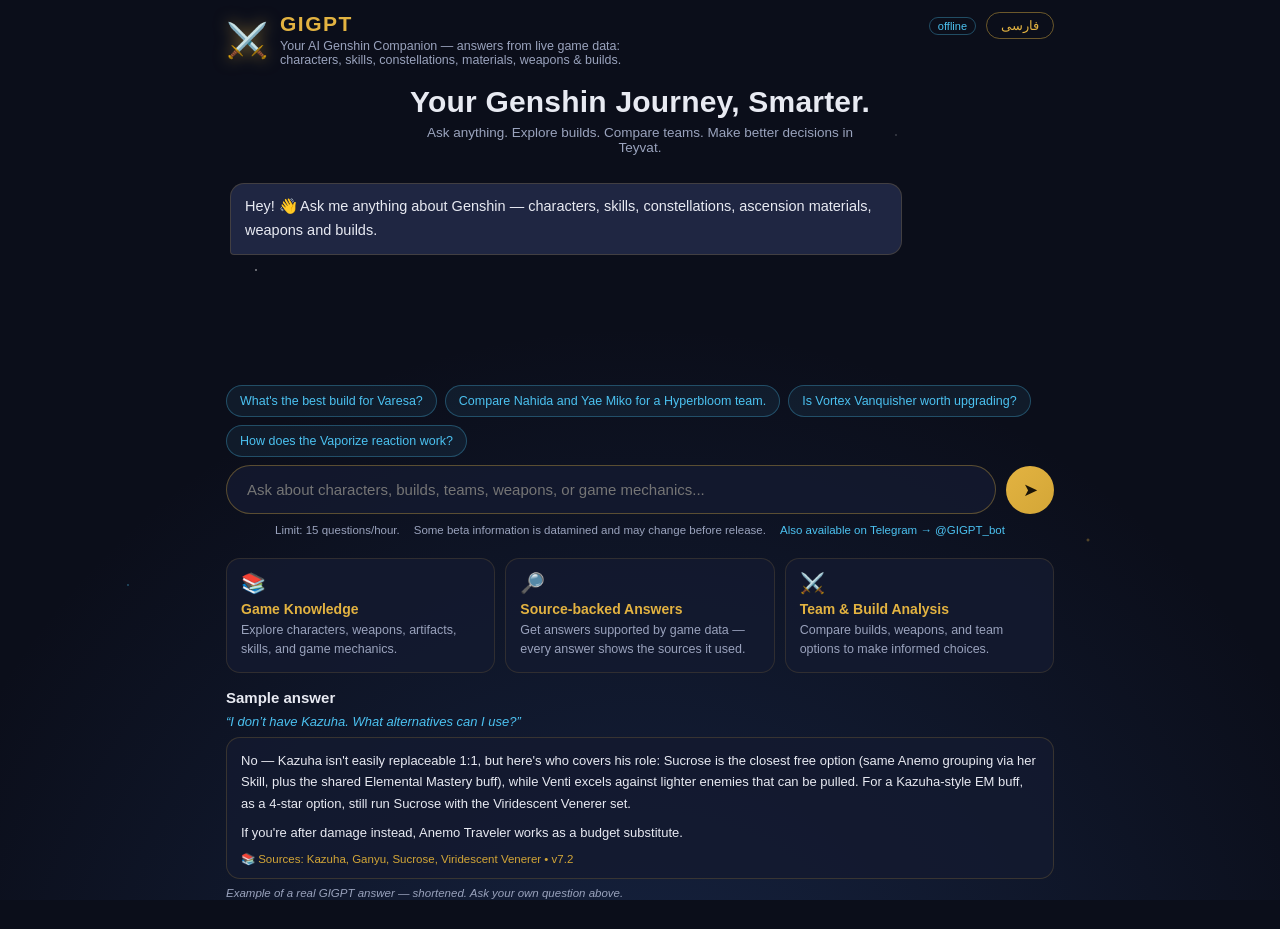
<file: docs/index.html>
<!DOCTYPE html>
<html lang="en">
<head>
<meta charset="utf-8">
<meta name="viewport" content="width=device-width, initial-scale=1">
<meta name="description" content="GIGPT — your AI Genshin Impact companion. Answers from live game data: characters, skills, constellations, materials, weapons, artifacts and builds. Also on Telegram @GIGPT_bot.">
<title>GIGPT — Your AI Genshin Companion</title>
<link rel="canonical" href="https://borzou.site/genshin/">
<link rel="icon" href="data:image/svg+xml,<svg xmlns=%22http://www.w3.org/2000/svg%22 viewBox=%220 0 100 100%22><text y=%22.9em%22 font-size=%2290%22>⚔️</text></svg>">
<link rel="stylesheet" href="styles.css?v=3">
</head>
<body>
<div class="stars" aria-hidden="true"></div>
<main class="shell">
  <header class="topbar">
    <div class="brand">
      <span class="logo">⚔️</span>
      <div class="titles">
        <h1 data-i18n="title">GIGPT</h1>
        <p class="sub" data-i18n="subtitle">Your AI Genshin Companion — answers from live game data: characters, skills, constellations, materials, weapons &amp; builds.</p>
      </div>
    </div>
    <div class="topbar-actions">
      <span class="ver" id="ver" title="data version">v…</span>
      <button id="langBtn" class="ghost-btn" type="button" aria-label="Switch language">فارسی</button>
    </div>
  </header>

  <section class="hero">
    <h2 class="headline" data-i18n="headline">Your Genshin Journey, Smarter.</h2>
    <p class="tagline" data-i18n="tagline">Ask anything. Explore builds. Compare teams. Make better decisions in Teyvat.</p>
  </section>

  <section class="chat" id="chat" aria-live="polite"></section>

  <footer class="composer">
    <div class="suggestions" id="suggestions" role="group" data-i18n-aria="suggestionsGroup"></div>
    <form id="askForm" autocomplete="off">
      <label class="sr-only" for="q" data-i18n="inputLabel">Ask a Genshin question</label>
      <textarea id="q" rows="1" maxlength="300" data-i18n-ph="placeholder"
             placeholder="Ask about characters, builds, teams, weapons, or game mechanics..."
             aria-describedby="limitNote"></textarea>
      <button id="sendBtn" type="submit" data-i18n-aria="send" aria-label="Send">➤</button>
    </form>
    <p class="footnote" id="limitNote">
      <span data-i18n="limit">Limit: 15 questions/hour.</span>
      <span data-i18n="beta">Some beta information is datamined and may change before release.</span>
      <a href="https://t.me/GIGPT_bot" target="_blank" rel="noopener" data-i18n="tgLink">Also available on Telegram → @GIGPT_bot</a>
    </p>
  </footer>

  <section class="features" aria-labelledby="featuresH">
    <h2 class="visually-hidden" id="featuresH" data-i18n="featuresH">What GIGPT does</h2>
    <div class="feature-grid">
      <div class="feature">
        <div class="f-ico" aria-hidden="true">📚</div>
        <h3 data-i18n="f1h">Game Knowledge</h3>
        <p data-i18n="f1p">Explore characters, weapons, artifacts, skills, and game mechanics.</p>
      </div>
      <div class="feature">
        <div class="f-ico" aria-hidden="true">🔎</div>
        <h3 data-i18n="f2h">Source-backed Answers</h3>
        <p data-i18n="f2p">Get answers supported by game data — every answer shows the sources it used.</p>
      </div>
      <div class="feature">
        <div class="f-ico" aria-hidden="true">⚔️</div>
        <h3 data-i18n="f3h">Team &amp; Build Analysis</h3>
        <p data-i18n="f3p">Compare builds, weapons, and team options to make informed choices.</p>
      </div>
    </div>
  </section>

  <section class="sample" aria-labelledby="sampleH">
    <h2 id="sampleH" data-i18n="sampleH">Sample answer</h2>
    <p class="sample-q" data-i18n="sampleQ">“I don’t have Kazuha. What alternatives can I use?”</p>
    <div class="sample-a">
      <p data-i18n="sampleA1">No — Kazuha isn't easily replaceable 1:1, but here's who covers his role: Sucrose is the closest free option (same Anemo grouping via her Skill, plus the shared Elemental Mastery buff), while Venti excels against lighter enemies that can be pulled. For a Kazuha-style EM buff, as a 4-star option, still run Sucrose with the Viridescent Venerer set.</p>
      <p data-i18n="sampleA2">If you're after damage instead, Anemo Traveler works as a budget substitute.</p>
      <span class="srcs">📚 <span data-i18n="sources">Sources</span>: Kazuha, Ganyu, Sucrose, Viridescent Venerer • v7.2</span>
    </div>
    <p class="sample-note" data-i18n="sampleNote">Example of a real GIGPT answer — shortened. Ask your own question above.</p>
  </section>
</main>
<script src="app.js?v=3"></script>
</body>
</html>
</file>
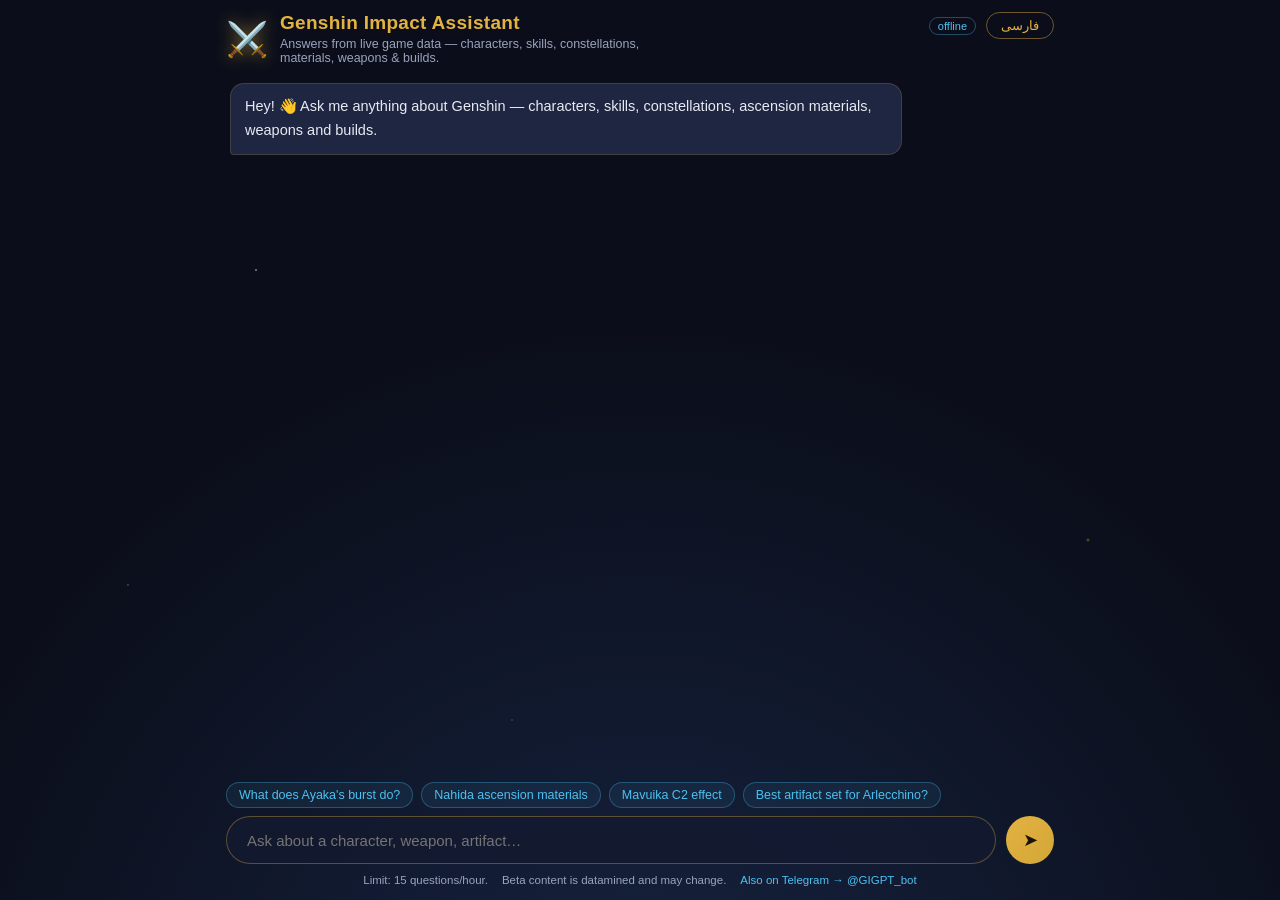
<file: webapp/static/index.html>
<!DOCTYPE html>
<html lang="en">
<head>
<meta charset="utf-8">
<meta name="viewport" content="width=device-width, initial-scale=1">
<meta name="description" content="Genshin Impact AI assistant — answers from live game data: characters, skills, constellations, materials, weapons, artifacts and builds.">
<title>Genshin Impact Assistant</title>
<link rel="canonical" href="https://borzou.site/genshin/">
<link rel="stylesheet" href="styles.css?v=2">
</head>
<body>
<div class="stars" aria-hidden="true"></div>
<main class="shell">
  <header class="topbar">
    <div class="brand">
      <span class="logo">⚔️</span>
      <div class="titles">
        <h1 data-i18n="title">Genshin Impact Assistant</h1>
        <p class="sub" data-i18n="subtitle">Answers from live game data — characters, skills, constellations, materials, weapons &amp; builds.</p>
      </div>
    </div>
    <div class="topbar-actions">
      <span class="ver" id="ver" title="data version">v…</span>
      <button id="langBtn" class="ghost-btn" type="button">فارسی</button>
    </div>
  </header>

  <section class="chat" id="chat" aria-live="polite"></section>

  <footer class="composer">
    <div class="suggestions" id="suggestions"></div>
    <form id="askForm" autocomplete="off">
      <input id="q" type="text" maxlength="300" data-i18n-ph="placeholder"
             placeholder="Ask about a character, weapon, artifact…">
      <button id="sendBtn" type="submit" aria-label="Send">➤</button>
    </form>
    <p class="footnote">
      <span data-i18n="limit">Limit: 15 questions/hour.</span>
      <span data-i18n="beta">Beta content is datamined and may change.</span>
      <a href="https://t.me/GIGPT_bot" target="_blank" rel="noopener" data-i18n="tgLink">Also on Telegram → @GIGPT_bot</a>
    </p>
  </footer>
</main>
<script src="app.js?v=2"></script>
</body>
</html>
</file>
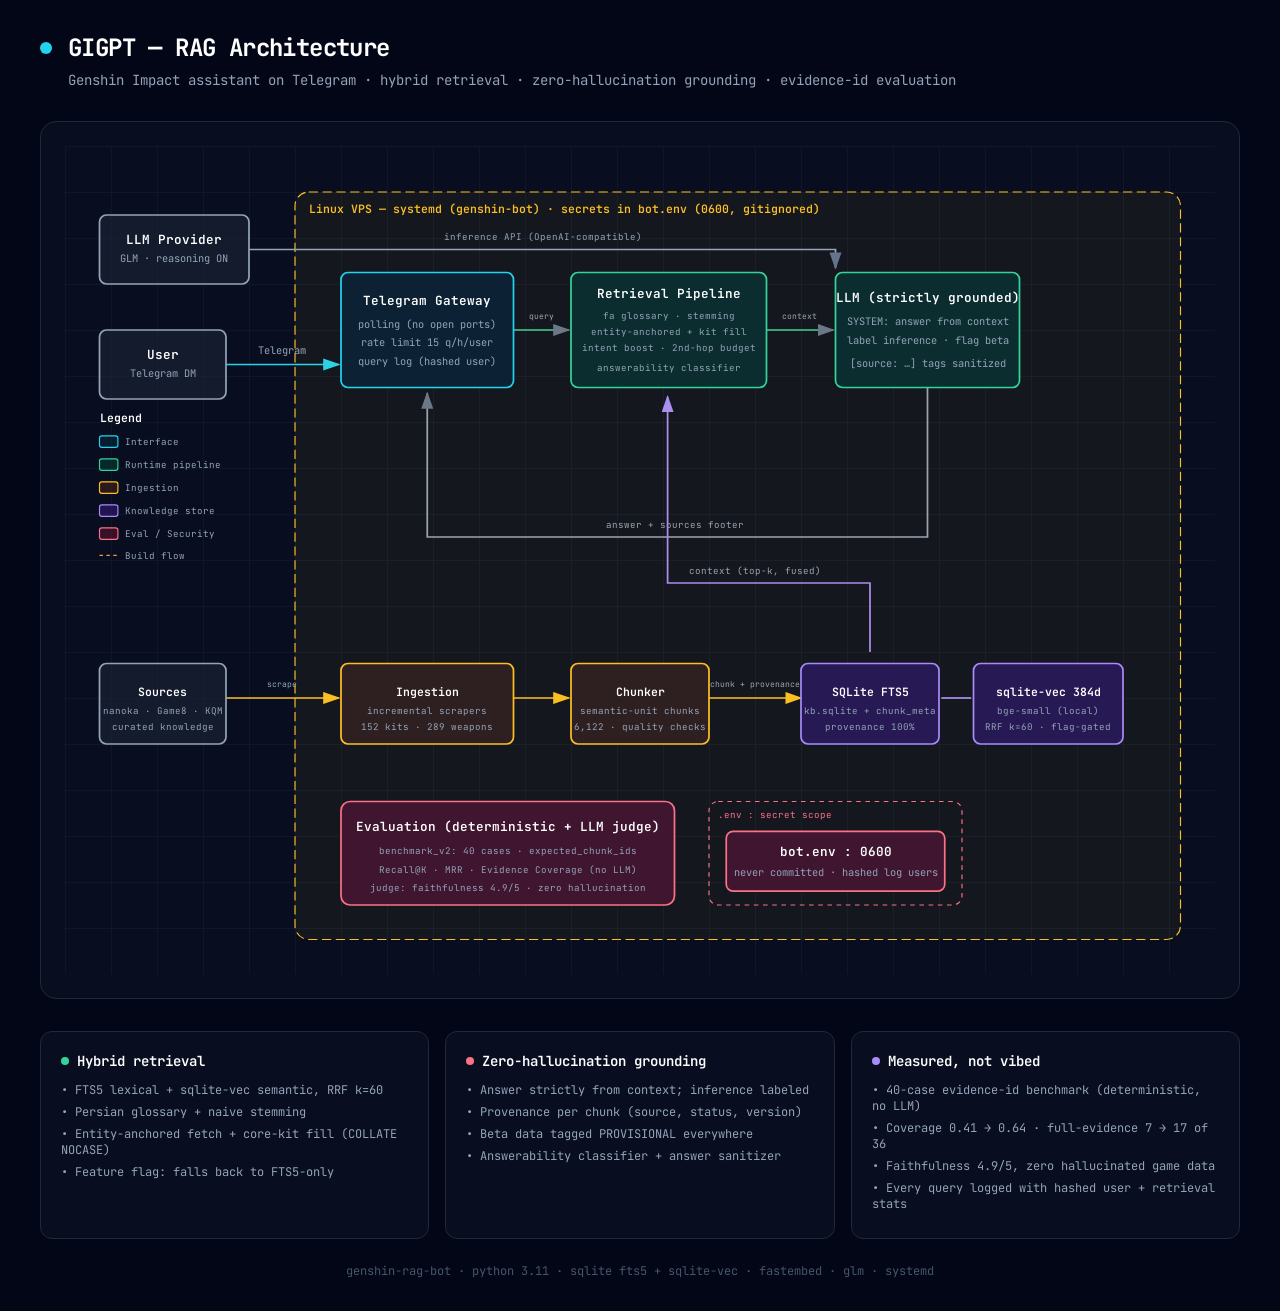
<file: docs/architecture.html>
<!DOCTYPE html>
<html lang="en">
<head>
  <meta charset="UTF-8">
  <meta name="viewport" content="width=device-width, initial-scale=1.0">
  <title>GIGPT — RAG Architecture</title>
  <link href="https://fonts.googleapis.com/css2?family=JetBrains+Mono:wght@400;500;600;700&display=swap" rel="stylesheet">
  <style>
    * { margin: 0; padding: 0; box-sizing: border-box; }
    body { font-family: 'JetBrains Mono', monospace; background: #020617; min-height: 100vh; padding: 2rem; color: white; }
    .container { max-width: 1200px; margin: 0 auto; }
    .header { margin-bottom: 2rem; }
    .header-row { display: flex; align-items: center; gap: 1rem; margin-bottom: 0.5rem; }
    .pulse-dot { width: 12px; height: 12px; background: #22d3ee; border-radius: 50%; animation: pulse 2s infinite; }
    @keyframes pulse { 0%, 100% { opacity: 1; } 50% { opacity: 0.5; } }
    h1 { font-size: 1.5rem; font-weight: 700; letter-spacing: -0.025em; }
    .subtitle { color: #94a3b8; font-size: 0.875rem; margin-left: 1.75rem; }
    .diagram-container { background: rgba(15, 23, 42, 0.5); border-radius: 1rem; border: 1px solid #1e293b; padding: 1.5rem; overflow-x: auto; }
    svg { width: 100%; min-width: 900px; display: block; }
    .cards { display: grid; grid-template-columns: repeat(auto-fit, minmax(280px, 1fr)); gap: 1rem; margin-top: 2rem; }
    .card { background: rgba(15, 23, 42, 0.5); border-radius: 0.75rem; border: 1px solid #1e293b; padding: 1.25rem; }
    .card-header { display: flex; align-items: center; gap: 0.5rem; margin-bottom: 0.75rem; }
    .card-dot { width: 8px; height: 8px; border-radius: 50%; }
    .card-dot.cyan { background: #22d3ee; }
    .card-dot.emerald { background: #34d399; }
    .card-dot.violet { background: #a78bfa; }
    .card-dot.amber { background: #fbbf24; }
    .card-dot.rose { background: #fb7185; }
    .card h3 { font-size: 0.875rem; font-weight: 600; }
    .card ul { list-style: none; color: #94a3b8; font-size: 0.75rem; }
    .card li { margin-bottom: 0.375rem; }
    .footer { text-align: center; margin-top: 1.5rem; color: #475569; font-size: 0.75rem; }
  </style>
</head>
<body>
  <div class="container">
    <div class="header">
      <div class="header-row">
        <div class="pulse-dot"></div>
        <h1>GIGPT — RAG Architecture</h1>
      </div>
      <p class="subtitle">Genshin Impact assistant on Telegram · hybrid retrieval · zero-hallucination grounding · evidence-id evaluation</p>
    </div>

    <div class="diagram-container">
      <svg viewBox="0 0 1000 720" xmlns="http://www.w3.org/2000/svg">
        <defs>
          <marker id="arrowhead" markerWidth="10" markerHeight="7" refX="9" refY="3.5" orient="auto">
            <polygon points="0 0, 10 3.5, 0 7" fill="#64748b" />
          </marker>
          <marker id="arrowhead-cyan" markerWidth="10" markerHeight="7" refX="9" refY="3.5" orient="auto">
            <polygon points="0 0, 10 3.5, 0 7" fill="#22d3ee" />
          </marker>
          <marker id="arrowhead-amber" markerWidth="10" markerHeight="7" refX="9" refY="3.5" orient="auto">
            <polygon points="0 0, 10 3.5, 0 7" fill="#fbbf24" />
          </marker>
          <marker id="arrowhead-orange" markerWidth="10" markerHeight="7" refX="9" refY="3.5" orient="auto">
            <polygon points="0 0, 10 3.5, 0 7" fill="#fb923c" />
          </marker>
          <marker id="arrowhead-violet" markerWidth="10" markerHeight="7" refX="9" refY="3.5" orient="auto">
            <polygon points="0 0, 10 3.5, 0 7" fill="#a78bfa" />
          </marker>
          <pattern id="grid" width="40" height="40" patternUnits="userSpaceOnUse">
            <path d="M 40 0 L 0 0 0 40" fill="none" stroke="#1e293b" stroke-width="0.5"/>
          </pattern>
        </defs>

        <rect width="100%" height="100%" fill="url(#grid)" />

        <!-- ================= ARROWS (behind boxes) ================= -->
        <!-- User -> Telegram Gateway -->
        <line x1="140" y1="190" x2="238" y2="190" stroke="#22d3ee" stroke-width="1.5" marker-end="url(#arrowhead-cyan)"/>
        <text x="189" y="181" fill="#94a3b8" font-size="9" text-anchor="middle">Telegram</text>

        <!-- Gateway -> Retrieval pipeline -->
        <line x1="390" y1="160" x2="438" y2="160" stroke="#34d399" stroke-width="1.5" marker-end="url(#arrowhead)"/>
        <text x="414" y="150" fill="#94a3b8" font-size="7" text-anchor="middle">query</text>

        <!-- Retrieval -> LLM -->
        <line x1="610" y1="160" x2="668" y2="160" stroke="#34d399" stroke-width="1.5" marker-end="url(#arrowhead)"/>
        <text x="639" y="150" fill="#94a3b8" font-size="7" text-anchor="middle">context</text>

        <!-- LLM -> answer: routed back to the gateway (reply path) -->
        <path d="M 750 210 L 750 340 L 315 340 L 315 215" fill="none" stroke="#94a3b8" stroke-width="1.5" marker-end="url(#arrowhead)"/>
        <text x="530" y="332" fill="#94a3b8" font-size="8" text-anchor="middle">answer + sources footer</text>

        <!-- KB build flow: sources -> ingest -> chunker -> KB -->
        <line x1="140" y1="480" x2="238" y2="480" stroke="#fbbf24" stroke-width="1.5" marker-end="url(#arrowhead-amber)"/>
        <line x1="390" y1="480" x2="438" y2="480" stroke="#fbbf24" stroke-width="1.5" marker-end="url(#arrowhead-amber)"/>
        <line x1="560" y1="480" x2="640" y2="480" stroke="#fbbf24" stroke-width="1.5" marker-end="url(#arrowhead-amber)"/>
        <text x="189" y="470" fill="#94a3b8" font-size="7" text-anchor="middle">scrape</text>
        <text x="300" y="470" fill="#94a3b8" font-size="7" text-anchor="middle">raw JSON/HTML</text>
        <text x="600" y="470" fill="#94a3b8" font-size="7" text-anchor="middle">chunk + provenance</text>

        <!-- KB -> Retrieval (context feeds retrieval) -->
        <path d="M 700 440 L 700 380 L 524 380 L 524 218" fill="none" stroke="#a78bfa" stroke-width="1.5" marker-end="url(#arrowhead-violet)"/>
        <text x="600" y="372" fill="#94a3b8" font-size="8" text-anchor="middle">context (top-k, fused)</text>

        <!-- FTS5 <-> vec index link -->
        <line x1="762" y1="480" x2="788" y2="480" stroke="#a78bfa" stroke-width="1.5"/>

        <!-- ================= VPS BOUNDARY ================= -->
        <rect x="200" y="40" width="770" height="650" rx="12" fill="rgba(251, 191, 36, 0.05)" stroke="#fbbf24" stroke-width="1" stroke-dasharray="8,4"/>
        <text x="212" y="58" fill="#fbbf24" font-size="10" font-weight="600">Linux VPS — systemd (genshin-bot) · secrets in bot.env (0600, gitignored)</text>

        <!-- ================= EXTERNAL ================= -->
        <rect x="30" y="60" width="130" height="60" rx="6" fill="rgba(30, 41, 59, 0.5)" stroke="#94a3b8" stroke-width="1.5"/>
        <text x="95" y="85" fill="white" font-size="11" font-weight="600" text-anchor="middle">LLM Provider</text>
        <text x="95" y="101" fill="#94a3b8" font-size="9" text-anchor="middle">GLM · reasoning ON</text>

        <rect x="30" y="160" width="110" height="60" rx="6" fill="rgba(30, 41, 59, 0.5)" stroke="#94a3b8" stroke-width="1.5"/>
        <text x="85" y="185" fill="white" font-size="11" font-weight="600" text-anchor="middle">User</text>
        <text x="85" y="201" fill="#94a3b8" font-size="9" text-anchor="middle">Telegram DM</text>

        <!-- LLM Provider -> LLM box -->
        <path d="M 160 90 L 670 90 L 670 106" fill="none" stroke="#94a3b8" stroke-width="1.5" marker-end="url(#arrowhead)"/>
        <text x="416" y="82" fill="#94a3b8" font-size="8" text-anchor="middle">inference API (OpenAI-compatible)</text>

        <!-- ================= PIPELINE ================= -->
        <!-- Telegram Gateway -->
        <rect x="240" y="110" width="150" height="100" rx="6" fill="#0f172a"/>
        <rect x="240" y="110" width="150" height="100" rx="6" fill="rgba(8, 51, 68, 0.4)" stroke="#22d3ee" stroke-width="1.5"/>
        <text x="315" y="138" fill="white" font-size="11" font-weight="600" text-anchor="middle">Telegram Gateway</text>
        <text x="315" y="158" fill="#94a3b8" font-size="9" text-anchor="middle">polling (no open ports)</text>
        <text x="315" y="174" fill="#94a3b8" font-size="9" text-anchor="middle">rate limit 15 q/h/user</text>
        <text x="315" y="190" fill="#94a3b8" font-size="9" text-anchor="middle">query log (hashed user)</text>

        <!-- Retrieval Pipeline -->
        <rect x="440" y="110" width="170" height="100" rx="6" fill="#0f172a"/>
        <rect x="440" y="110" width="170" height="100" rx="6" fill="rgba(6, 78, 59, 0.4)" stroke="#34d399" stroke-width="1.5"/>
        <text x="525" y="132" fill="white" font-size="11" font-weight="600" text-anchor="middle">Retrieval Pipeline</text>
        <text x="525" y="150" fill="#94a3b8" font-size="8" text-anchor="middle">fa glossary · stemming</text>
        <text x="525" y="164" fill="#94a3b8" font-size="8" text-anchor="middle">entity-anchored + kit fill</text>
        <text x="525" y="178" fill="#94a3b8" font-size="8" text-anchor="middle">intent boost · 2nd-hop budget</text>
        <text x="525" y="196" fill="#94a3b8" font-size="8" text-anchor="middle">answerability classifier</text>

        <!-- LLM -->
        <rect x="670" y="110" width="160" height="100" rx="6" fill="#0f172a"/>
        <rect x="670" y="110" width="160" height="100" rx="6" fill="rgba(6, 78, 59, 0.4)" stroke="#34d399" stroke-width="1.5"/>
        <text x="750" y="136" fill="white" font-size="11" font-weight="600" text-anchor="middle">LLM (strictly grounded)</text>
        <text x="750" y="156" fill="#94a3b8" font-size="9" text-anchor="middle">SYSTEM: answer from context</text>
        <text x="750" y="172" fill="#94a3b8" font-size="9" text-anchor="middle">label inference · flag beta</text>
        <text x="750" y="192" fill="#94a3b8" font-size="9" text-anchor="middle">[source: …] tags sanitized</text>

        <!-- ================= KB BUILD FLOW ================= -->
        <rect x="30" y="450" width="110" height="70" rx="6" fill="rgba(30, 41, 59, 0.5)" stroke="#94a3b8" stroke-width="1.5"/>
        <text x="85" y="478" fill="white" font-size="10" font-weight="600" text-anchor="middle">Sources</text>
        <text x="85" y="494" fill="#94a3b8" font-size="8" text-anchor="middle">nanoka · Game8 · KQM</text>
        <text x="85" y="508" fill="#94a3b8" font-size="8" text-anchor="middle">curated knowledge</text>

        <rect x="240" y="450" width="150" height="70" rx="6" fill="#0f172a"/>
        <rect x="240" y="450" width="150" height="70" rx="6" fill="rgba(120, 53, 15, 0.3)" stroke="#fbbf24" stroke-width="1.5"/>
        <text x="315" y="478" fill="white" font-size="10" font-weight="600" text-anchor="middle">Ingestion</text>
        <text x="315" y="494" fill="#94a3b8" font-size="8" text-anchor="middle">incremental scrapers</text>
        <text x="315" y="508" fill="#94a3b8" font-size="8" text-anchor="middle">152 kits · 289 weapons</text>

        <rect x="440" y="450" width="120" height="70" rx="6" fill="#0f172a"/>
        <rect x="440" y="450" width="120" height="70" rx="6" fill="rgba(120, 53, 15, 0.3)" stroke="#fbbf24" stroke-width="1.5"/>
        <text x="500" y="478" fill="white" font-size="10" font-weight="600" text-anchor="middle">Chunker</text>
        <text x="500" y="494" fill="#94a3b8" font-size="8" text-anchor="middle">semantic-unit chunks</text>
        <text x="500" y="508" fill="#94a3b8" font-size="8" text-anchor="middle">6,122 · quality checks</text>

        <!-- Knowledge base -->
        <rect x="640" y="450" width="120" height="70" rx="6" fill="#0f172a"/>
        <rect x="640" y="450" width="120" height="70" rx="6" fill="rgba(76, 29, 149, 0.4)" stroke="#a78bfa" stroke-width="1.5"/>
        <text x="700" y="478" fill="white" font-size="10" font-weight="600" text-anchor="middle">SQLite FTS5</text>
        <text x="700" y="494" fill="#94a3b8" font-size="8" text-anchor="middle">kb.sqlite + chunk_meta</text>
        <text x="700" y="508" fill="#94a3b8" font-size="8" text-anchor="middle">provenance 100%</text>

        <!-- Vector index -->
        <rect x="790" y="450" width="130" height="70" rx="6" fill="#0f172a"/>
        <rect x="790" y="450" width="130" height="70" rx="6" fill="rgba(76, 29, 149, 0.4)" stroke="#a78bfa" stroke-width="1.5"/>
        <text x="855" y="478" fill="white" font-size="10" font-weight="600" text-anchor="middle">sqlite-vec 384d</text>
        <text x="855" y="494" fill="#94a3b8" font-size="8" text-anchor="middle">bge-small (local)</text>
        <text x="855" y="508" fill="#94a3b8" font-size="8" text-anchor="middle">RRF k=60 · flag-gated</text>

        <!-- ================= EVAL ================= -->
        <rect x="240" y="570" width="290" height="90" rx="8" fill="#0f172a"/>
        <rect x="240" y="570" width="290" height="90" rx="8" fill="rgba(136, 19, 55, 0.4)" stroke="#fb7185" stroke-width="1.5"/>
        <text x="385" y="596" fill="white" font-size="11" font-weight="600" text-anchor="middle">Evaluation (deterministic + LLM judge)</text>
        <text x="385" y="616" fill="#94a3b8" font-size="8" text-anchor="middle">benchmark_v2: 40 cases · expected_chunk_ids</text>
        <text x="385" y="632" fill="#94a3b8" font-size="8" text-anchor="middle">Recall@K · MRR · Evidence Coverage (no LLM)</text>
        <text x="385" y="648" fill="#94a3b8" font-size="8" text-anchor="middle">judge: faithfulness 4.9/5 · zero hallucination</text>

        <!-- ================= SECURITY ================= -->
        <rect x="560" y="570" width="220" height="90" rx="8" fill="transparent" stroke="#fb7185" stroke-width="1" stroke-dasharray="4,4"/>
        <text x="568" y="584" fill="#fb7185" font-size="8">.env : secret scope</text>
        <rect x="575" y="596" width="190" height="52" rx="6" fill="#0f172a"/>
        <rect x="575" y="596" width="190" height="52" rx="6" fill="rgba(136, 19, 55, 0.4)" stroke="#fb7185" stroke-width="1.5"/>
        <text x="670" y="617" fill="white" font-size="11" font-weight="600" text-anchor="middle">bot.env : 0600</text>
        <text x="670" y="635" fill="#94a3b8" font-size="9" text-anchor="middle">never committed · hashed log users</text>

        <!-- ================= LEGEND ================= -->
        <text x="30" y="240" fill="white" font-size="10" font-weight="600">Legend</text>
        <rect x="30" y="252" width="16" height="10" rx="2" fill="rgba(8, 51, 68, 0.4)" stroke="#22d3ee" stroke-width="1"/>
        <text x="52" y="260" fill="#94a3b8" font-size="8">Interface</text>
        <rect x="30" y="272" width="16" height="10" rx="2" fill="rgba(6, 78, 59, 0.4)" stroke="#34d399" stroke-width="1"/>
        <text x="52" y="280" fill="#94a3b8" font-size="8">Runtime pipeline</text>
        <rect x="30" y="292" width="16" height="10" rx="2" fill="rgba(120, 53, 15, 0.3)" stroke="#fbbf24" stroke-width="1"/>
        <text x="52" y="300" fill="#94a3b8" font-size="8">Ingestion</text>
        <rect x="30" y="312" width="16" height="10" rx="2" fill="rgba(76, 29, 149, 0.4)" stroke="#a78bfa" stroke-width="1"/>
        <text x="52" y="320" fill="#94a3b8" font-size="8">Knowledge store</text>
        <rect x="30" y="332" width="16" height="10" rx="2" fill="rgba(136, 19, 55, 0.4)" stroke="#fb7185" stroke-width="1"/>
        <text x="52" y="340" fill="#94a3b8" font-size="8">Eval / Security</text>
        <line x1="30" y1="356" x2="46" y2="356" stroke="#fb923c" stroke-width="1" stroke-dasharray="3,3"/>
        <text x="52" y="359" fill="#94a3b8" font-size="8">Build flow</text>
      </svg>
    </div>

    <div class="cards">
      <div class="card">
        <div class="card-header">
          <div class="card-dot emerald"></div>
          <h3>Hybrid retrieval</h3>
        </div>
        <ul>
          <li>• FTS5 lexical + sqlite-vec semantic, RRF k=60</li>
          <li>• Persian glossary + naive stemming</li>
          <li>• Entity-anchored fetch + core-kit fill (COLLATE NOCASE)</li>
          <li>• Feature flag: falls back to FTS5-only</li>
        </ul>
      </div>
      <div class="card">
        <div class="card-header">
          <div class="card-dot rose"></div>
          <h3>Zero-hallucination grounding</h3>
        </div>
        <ul>
          <li>• Answer strictly from context; inference labeled</li>
          <li>• Provenance per chunk (source, status, version)</li>
          <li>• Beta data tagged PROVISIONAL everywhere</li>
          <li>• Answerability classifier + answer sanitizer</li>
        </ul>
      </div>
      <div class="card">
        <div class="card-header">
          <div class="card-dot violet"></div>
          <h3>Measured, not vibed</h3>
        </div>
        <ul>
          <li>• 40-case evidence-id benchmark (deterministic, no LLM)</li>
          <li>• Coverage 0.41 → 0.64 · full-evidence 7 → 17 of 36</li>
          <li>• Faithfulness 4.9/5, zero hallucinated game data</li>
          <li>• Every query logged with hashed user + retrieval stats</li>
        </ul>
      </div>
    </div>

    <p class="footer">genshin-rag-bot · python 3.11 · sqlite fts5 + sqlite-vec · fastembed · glm · systemd</p>
  </div>
</body>
</html>
</file>
<file: docs/styles.css>
/* Genshin RAG chat — dark celestial theme */
:root {
  --bg: #0b0e1a;
  --panel: rgba(20, 26, 48, 0.82);
  --panel-solid: #141a30;
  --gold: #e3b341;
  --gold-soft: #d3a637;
  --cyan: #4cc2f1;
  --text: #e8eaf2;
  --muted: #9aa3bd;
  --user-bubble: linear-gradient(135deg, #2b4c8c, #1f3a6e);
  --bot-bubble: rgba(34, 42, 72, 0.9);
  --radius: 14px;
}
* { box-sizing: border-box; }
html, body { height: 100%; }
body {
  margin: 0;
  font-family: "Segoe UI", Vazirmatn, Tahoma, -apple-system, sans-serif;
  background: var(--bg);
  color: var(--text);
}
.stars {
  position: fixed; inset: 0; z-index: 0; pointer-events: none;
  background:
    radial-gradient(1.5px 1.5px at 20% 30%, rgba(255,255,255,.7), transparent),
    radial-gradient(1px 1px at 70% 15%, rgba(255,255,255,.5), transparent),
    radial-gradient(2px 2px at 85% 60%, rgba(227,179,65,.5), transparent),
    radial-gradient(1px 1px at 40% 80%, rgba(255,255,255,.4), transparent),
    radial-gradient(1.5px 1.5px at 10% 65%, rgba(76,194,241,.5), transparent),
    radial-gradient(circle at 50% 120%, rgba(43,76,140,.35), transparent 60%),
    var(--bg);
}
.shell {
  position: relative; z-index: 1;
  display: flex; flex-direction: column;
  min-height: 100dvh; max-width: 860px; margin: 0 auto;
  padding: 12px 16px;
}
.topbar { display: flex; justify-content: space-between; align-items: flex-start; gap: 12px; }
.brand { display: flex; gap: 12px; align-items: center; }
.logo { font-size: 34px; filter: drop-shadow(0 0 8px rgba(227,179,65,.6)); }
.titles h1 { margin: 0; font-size: 21px; color: var(--gold); letter-spacing: 1.5px; }
.sub { margin: 3px 0 0; font-size: 12.5px; color: var(--muted); max-width: 52ch; }
.topbar-actions { display: flex; align-items: center; gap: 10px; flex-shrink: 0; }
.ver {
  font-size: 11px; color: var(--cyan); border: 1px solid rgba(76,194,241,.35);
  padding: 2px 8px; border-radius: 999px; white-space: nowrap;
}
.ghost-btn {
  background: transparent; color: var(--gold); cursor: pointer;
  border: 1px solid rgba(227,179,65,.45); border-radius: 999px;
  padding: 5px 14px; font-size: 13px; transition: background .2s;
}
.ghost-btn:hover { background: rgba(227,179,65,.12); }

/* Hero — short intro above the chat */
.hero { text-align: center; padding: 18px 8px 10px; }
.headline { margin: 0; font-size: clamp(20px, 3.4vw, 30px); color: var(--text); letter-spacing: .2px; }
.tagline { margin: 6px auto 0; font-size: 13.5px; color: var(--muted); max-width: 60ch; }

.chat { flex: 1 0 auto; overflow-y: auto; padding: 18px 4px 10px; display: flex; flex-direction: column; gap: 12px; min-height: 220px; max-height: 46dvh; }
.msg { max-width: 82%; padding: 11px 14px; border-radius: var(--radius); line-height: 1.65; font-size: 14.5px; white-space: pre-wrap; word-wrap: break-word; overflow-wrap: anywhere; }
.msg.user { align-self: flex-end; background: var(--user-bubble); border-bottom-right-radius: 4px; }
.msg.bot { align-self: flex-start; background: var(--bot-bubble); border: 1px solid rgba(227,179,65,.18); border-bottom-left-radius: 4px; }
.msg.bot .srcs { display: block; margin-top: 8px; font-size: 11.5px; color: var(--gold-soft); }
.msg.typing { color: var(--muted); font-style: italic; }
.msg.err { background: rgba(120, 30, 40, .55); border: 1px solid rgba(255, 90, 90, .35); }

.suggestions { display: flex; flex-wrap: wrap; gap: 8px; margin-bottom: 8px; }
.suggestions button {
  background: rgba(76,194,241,.08); color: var(--cyan); cursor: pointer;
  border: 1px solid rgba(76,194,241,.3); border-radius: 999px;
  padding: 6px 13px; font-size: 12.5px; transition: background .2s;
  min-height: 32px; overflow-wrap: anywhere;
}
.suggestions button:hover { background: rgba(76,194,241,.18); }

.composer { padding-bottom: 6px; }
.composer form { display: flex; gap: 10px; align-items: flex-end; }
#q {
  flex: 1; background: var(--panel); color: var(--text);
  border: 1px solid rgba(227,179,65,.35); border-radius: 999px;
  padding: 13px 20px; font-size: 15px; outline: none;
  transition: border-color .2s, box-shadow .2s;
  resize: none; overflow: hidden; min-height: 48px; max-height: 120px;
  font-family: inherit; line-height: 1.4;
}
#q:focus { border-color: var(--gold); box-shadow: 0 0 0 3px rgba(227,179,65,.15); }
#sendBtn {
  width: 48px; height: 48px; border-radius: 50%; border: none; cursor: pointer; flex-shrink: 0;
  background: linear-gradient(135deg, var(--gold), var(--gold-soft));
  color: #1a1408; font-size: 18px; transition: transform .15s, filter .2s;
}
#sendBtn:hover { filter: brightness(1.1); }
#sendBtn:disabled { filter: grayscale(.6); cursor: wait; transform: scale(.95); }
.footnote { display: flex; flex-wrap: wrap; gap: 4px 14px; justify-content: center; margin: 10px 0 2px; font-size: 11.5px; color: var(--muted); }
.footnote a { color: var(--cyan); text-decoration: none; }
.footnote a:hover { text-decoration: underline; }

/* Feature highlights */
.features { padding: 14px 0 4px; }
.feature-grid { display: grid; grid-template-columns: repeat(3, 1fr); gap: 10px; }
.feature {
  background: var(--panel); border: 1px solid rgba(227,179,65,.14);
  border-radius: var(--radius); padding: 12px 14px;
}
.f-ico { font-size: 20px; margin-bottom: 6px; }
.feature h3 { margin: 0 0 4px; font-size: 14px; color: var(--gold); }
.feature p { margin: 0; font-size: 12.5px; color: var(--muted); line-height: 1.55; }

/* Sample answer */
.sample { padding: 12px 0 18px; }
.sample h2 { margin: 0 0 8px; font-size: 15px; color: var(--text); }
.sample-q { margin: 0 0 8px; font-size: 13px; color: var(--cyan); font-style: italic; }
.sample-a {
  background: var(--panel); border: 1px solid rgba(227,179,65,.18);
  border-radius: var(--radius); padding: 12px 14px;
}
.sample-a p { margin: 0 0 8px; font-size: 13px; line-height: 1.65; color: var(--text); }
.sample-a p:last-of-type { margin-bottom: 0; }
.sample-a .srcs { display: block; margin-top: 8px; font-size: 11.5px; color: var(--gold-soft); }
.sample-note { margin: 8px 0 0; font-size: 11.5px; color: var(--muted); font-style: italic; }

/* Accessibility helpers */
.sr-only {
  position: absolute; width: 1px; height: 1px; padding: 0; margin: -1px;
  overflow: hidden; clip: rect(0 0 0 0); white-space: nowrap; border: 0;
}
.visually-hidden {
  position: absolute; width: 1px; height: 1px; padding: 0; margin: -1px;
  overflow: hidden; clip: rect(0 0 0 0); white-space: nowrap; border: 0;
}

/* RTL mode */
body.rtl { font-family: Vazirmatn, Tahoma, "Segoe UI", sans-serif; }
body.rtl .msg.user { border-bottom-right-radius: var(--radius); border-bottom-left-radius: 4px; }
body.rtl .msg.bot { border-bottom-left-radius: var(--radius); border-bottom-right-radius: 4px; }

@media (max-width: 560px) {
  .shell { padding: 10px 10px; }
  .logo { font-size: 26px; }
  .titles h1 { font-size: 17px; }
  .sub { display: none; }
  .msg { max-width: 92%; }
  .hero { padding: 12px 4px 6px; }
  .headline { font-size: 19px; }
  .tagline { font-size: 12.5px; }
  .feature-grid { grid-template-columns: 1fr; }
  .suggestions button { font-size: 12px; padding: 6px 11px; }
  .chat { max-height: 52dvh; }
}
</file>
<file: webapp/static/styles.css>
/* Genshin RAG chat — dark celestial theme */
:root {
  --bg: #0b0e1a;
  --panel: rgba(20, 26, 48, 0.82);
  --panel-solid: #141a30;
  --gold: #e3b341;
  --gold-soft: #d3a637;
  --cyan: #4cc2f1;
  --text: #e8eaf2;
  --muted: #9aa3bd;
  --user-bubble: linear-gradient(135deg, #2b4c8c, #1f3a6e);
  --bot-bubble: rgba(34, 42, 72, 0.9);
  --radius: 14px;
}
* { box-sizing: border-box; }
html, body { height: 100%; }
body {
  margin: 0;
  font-family: "Segoe UI", Vazirmatn, Tahoma, -apple-system, sans-serif;
  background: var(--bg);
  color: var(--text);
  overflow: hidden;
}
.stars {
  position: fixed; inset: 0; z-index: 0; pointer-events: none;
  background:
    radial-gradient(1.5px 1.5px at 20% 30%, rgba(255,255,255,.7), transparent),
    radial-gradient(1px 1px at 70% 15%, rgba(255,255,255,.5), transparent),
    radial-gradient(2px 2px at 85% 60%, rgba(227,179,65,.5), transparent),
    radial-gradient(1px 1px at 40% 80%, rgba(255,255,255,.4), transparent),
    radial-gradient(1.5px 1.5px at 10% 65%, rgba(76,194,241,.5), transparent),
    radial-gradient(circle at 50% 120%, rgba(43,76,140,.35), transparent 60%),
    var(--bg);
}
.shell {
  position: relative; z-index: 1;
  display: flex; flex-direction: column;
  height: 100dvh; max-width: 860px; margin: 0 auto;
  padding: 12px 16px;
}
.topbar { display: flex; justify-content: space-between; align-items: flex-start; gap: 12px; }
.brand { display: flex; gap: 12px; align-items: center; }
.logo { font-size: 34px; filter: drop-shadow(0 0 8px rgba(227,179,65,.6)); }
.titles h1 { margin: 0; font-size: 19px; color: var(--gold); letter-spacing: .3px; }
.sub { margin: 3px 0 0; font-size: 12.5px; color: var(--muted); max-width: 52ch; }
.topbar-actions { display: flex; align-items: center; gap: 10px; flex-shrink: 0; }
.ver {
  font-size: 11px; color: var(--cyan); border: 1px solid rgba(76,194,241,.35);
  padding: 2px 8px; border-radius: 999px; white-space: nowrap;
}
.ghost-btn {
  background: transparent; color: var(--gold); cursor: pointer;
  border: 1px solid rgba(227,179,65,.45); border-radius: 999px;
  padding: 5px 14px; font-size: 13px; transition: background .2s;
}
.ghost-btn:hover { background: rgba(227,179,65,.12); }

.chat { flex: 1; overflow-y: auto; padding: 18px 4px 10px; display: flex; flex-direction: column; gap: 12px; }
.msg { max-width: 82%; padding: 11px 14px; border-radius: var(--radius); line-height: 1.65; font-size: 14.5px; white-space: pre-wrap; word-wrap: break-word; }
.msg.user { align-self: flex-end; background: var(--user-bubble); border-bottom-right-radius: 4px; }
.msg.bot { align-self: flex-start; background: var(--bot-bubble); border: 1px solid rgba(227,179,65,.18); border-bottom-left-radius: 4px; }
.msg.bot .srcs { display: block; margin-top: 8px; font-size: 11.5px; color: var(--gold-soft); }
.msg.typing { color: var(--muted); font-style: italic; }
.msg.err { background: rgba(120, 30, 40, .55); border: 1px solid rgba(255, 90, 90, .35); }

.suggestions { display: flex; flex-wrap: wrap; gap: 8px; margin-bottom: 8px; }
.suggestions button {
  background: rgba(76,194,241,.08); color: var(--cyan); cursor: pointer;
  border: 1px solid rgba(76,194,241,.3); border-radius: 999px;
  padding: 5px 12px; font-size: 12.5px; transition: background .2s;
}
.suggestions button:hover { background: rgba(76,194,241,.18); }

.composer form { display: flex; gap: 10px; }
#q {
  flex: 1; background: var(--panel); color: var(--text);
  border: 1px solid rgba(227,179,65,.35); border-radius: 999px;
  padding: 13px 20px; font-size: 15px; outline: none; transition: border-color .2s, box-shadow .2s;
}
#q:focus { border-color: var(--gold); box-shadow: 0 0 0 3px rgba(227,179,65,.15); }
#sendBtn {
  width: 48px; height: 48px; border-radius: 50%; border: none; cursor: pointer;
  background: linear-gradient(135deg, var(--gold), var(--gold-soft));
  color: #1a1408; font-size: 18px; transition: transform .15s, filter .2s;
}
#sendBtn:hover { filter: brightness(1.1); }
#sendBtn:disabled { filter: grayscale(.6); cursor: wait; transform: scale(.95); }
.footnote { display: flex; flex-wrap: wrap; gap: 4px 14px; justify-content: center; margin: 10px 0 2px; font-size: 11.5px; color: var(--muted); }
.footnote a { color: var(--cyan); text-decoration: none; }
.footnote a:hover { text-decoration: underline; }

/* RTL mode */
body.rtl { font-family: Vazirmatn, Tahoma, "Segoe UI", sans-serif; }
body.rtl .msg.user { border-bottom-right-radius: var(--radius); border-bottom-left-radius: 4px; }
body.rtl .msg.bot { border-bottom-left-radius: var(--radius); border-bottom-right-radius: 4px; }

@media (max-width: 560px) {
  .shell { padding: 10px 10px; }
  .logo { font-size: 26px; }
  .titles h1 { font-size: 16px; }
  .sub { display: none; }
  .msg { max-width: 92%; }
}
</file>
